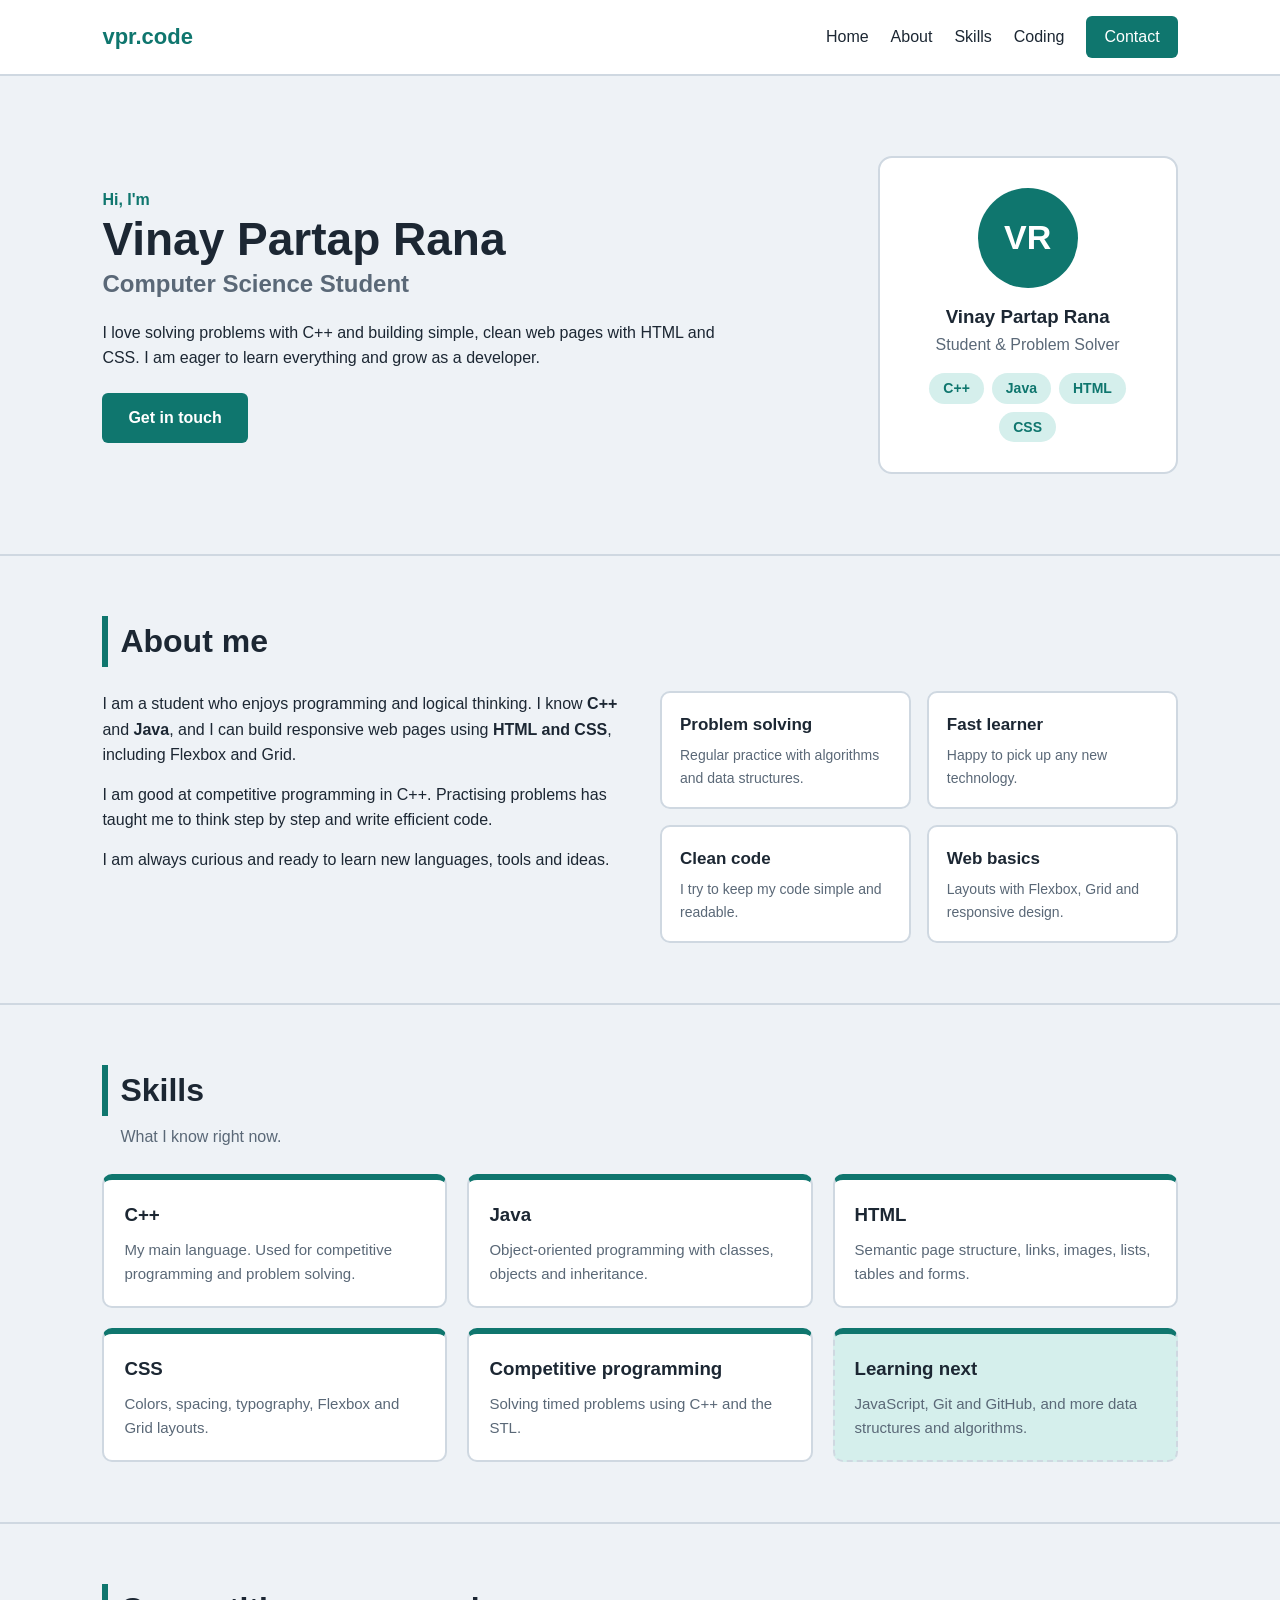
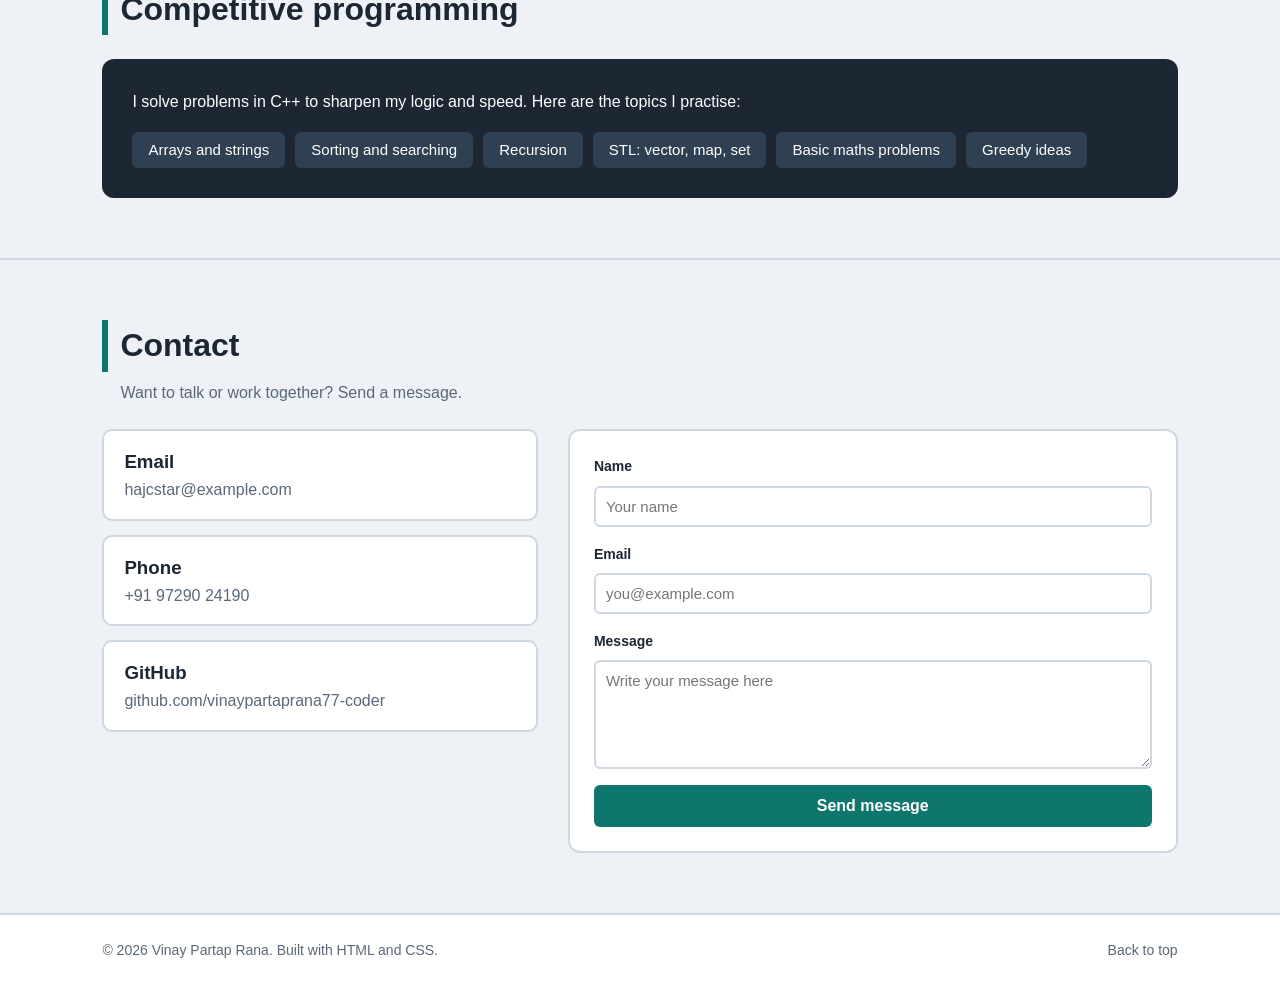
<file: index.html>
<!DOCTYPE html>
<html lang="en">
<head>
  <meta charset="UTF-8">
  <meta name="viewport" content="width=device-width, initial-scale=1.0">
  <title>Vinay Partap Rana | Student Developer</title>
  <link rel="stylesheet" href="style.css">
</head>
<body>

  <header class="navbar">
    <a class="logo" href="#home">vpr.code</a>
    <nav>
      <a href="#home">Home</a>
      <a href="#about">About</a>
      <a href="#skills">Skills</a>
      <a href="#cp">Coding</a>
      <a class="nav-btn" href="#contact">Contact</a>
    </nav>
  </header>

  <main>

    <!-- HOME -->
    <section id="home" class="hero">
      <div class="hero-text">
        <p class="hello">Hi, I'm</p>
        <h1>Vinay Partap Rana</h1>
        <h2>Computer Science Student</h2>
        <p>I love solving problems with C++ and building simple, clean web pages with HTML and CSS. I am eager to learn everything and grow as a developer.</p>
        <a class="btn" href="#contact">Get in touch</a>
      </div>

      <div class="hero-card">
        <div class="avatar">VR</div>
        <h3>Vinay Partap Rana</h3>
        <p>Student &amp; Problem Solver</p>
        <div class="tags">
          <span>C++</span>
          <span>Java</span>
          <span>HTML</span>
          <span>CSS</span>
        </div>
      </div>
    </section>

    <!-- ABOUT -->
    <section id="about" class="section">
      <h2 class="title">About me</h2>
      <div class="about-grid">
        <div class="about-text">
          <p>I am a student who enjoys programming and logical thinking. I know <strong>C++</strong> and <strong>Java</strong>, and I can build responsive web pages using <strong>HTML and CSS</strong>, including Flexbox and Grid.</p>
          <p>I am good at competitive programming in C++. Practising problems has taught me to think step by step and write efficient code.</p>
          <p>I am always curious and ready to learn new languages, tools and ideas.</p>
        </div>

        <div class="facts">
          <div class="fact">
            <h3>Problem solving</h3>
            <p>Regular practice with algorithms and data structures.</p>
          </div>
          <div class="fact">
            <h3>Fast learner</h3>
            <p>Happy to pick up any new technology.</p>
          </div>
          <div class="fact">
            <h3>Clean code</h3>
            <p>I try to keep my code simple and readable.</p>
          </div>
          <div class="fact">
            <h3>Web basics</h3>
            <p>Layouts with Flexbox, Grid and responsive design.</p>
          </div>
        </div>
      </div>
    </section>

    <!-- SKILLS -->
    <section id="skills" class="section">
      <h2 class="title">Skills</h2>
      <p class="subtitle">What I know right now.</p>

      <div class="skills-grid">
        <div class="skill">
          <h3>C++</h3>
          <p>My main language. Used for competitive programming and problem solving.</p>
        </div>
        <div class="skill">
          <h3>Java</h3>
          <p>Object-oriented programming with classes, objects and inheritance.</p>
        </div>
        <div class="skill">
          <h3>HTML</h3>
          <p>Semantic page structure, links, images, lists, tables and forms.</p>
        </div>
        <div class="skill">
          <h3>CSS</h3>
          <p>Colors, spacing, typography, Flexbox and Grid layouts.</p>
        </div>
        <div class="skill">
          <h3>Competitive programming</h3>
          <p>Solving timed problems using C++ and the STL.</p>
        </div>
        <div class="skill learning">
          <h3>Learning next</h3>
          <p>JavaScript, Git and GitHub, and more data structures and algorithms.</p>
        </div>
      </div>
    </section>

    <!-- COMPETITIVE PROGRAMMING -->
    <section id="cp" class="section">
      <h2 class="title">Competitive programming</h2>
      <div class="cp-box">
        <p>I solve problems in C++ to sharpen my logic and speed. Here are the topics I practise:</p>
        <ul>
          <li>Arrays and strings</li>
          <li>Sorting and searching</li>
          <li>Recursion</li>
          <li>STL: vector, map, set</li>
          <li>Basic maths problems</li>
          <li>Greedy ideas</li>
        </ul>
      </div>
    </section>

    <!-- CONTACT -->
    <section id="contact" class="section">
      <h2 class="title">Contact</h2>
      <p class="subtitle">Want to talk or work together? Send a message.</p>

      <div class="contact-grid">
        <div class="contact-info">
          <div class="info-card">
            <h3>Email</h3>
            <p>hajcstar@example.com</p>
          </div>
          <div class="info-card">
            <h3>Phone</h3>
            <p>+91 97290 24190</p>
          </div>
          <div class="info-card">
            <h3>GitHub</h3>
            <p>github.com/vinaypartaprana77-coder</p>
          </div>
        </div>

        <form class="form" action="#" method="post">
          <label for="name">Name</label>
          <input type="text" id="name" name="name" placeholder="Your name">

          <label for="email">Email</label>
          <input type="email" id="email" name="email" placeholder="you@example.com">

          <label for="message">Message</label>
          <textarea id="message" name="message" rows="5" placeholder="Write your message here"></textarea>

          <button type="submit">Send message</button>
        </form>
      </div>
    </section>

  </main>

  <footer class="footer">
    <p>&copy; 2026 Vinay Partap Rana. Built with HTML and CSS.</p>
    <a href="#home">Back to top</a>
  </footer>

</body>
</html>
</file>
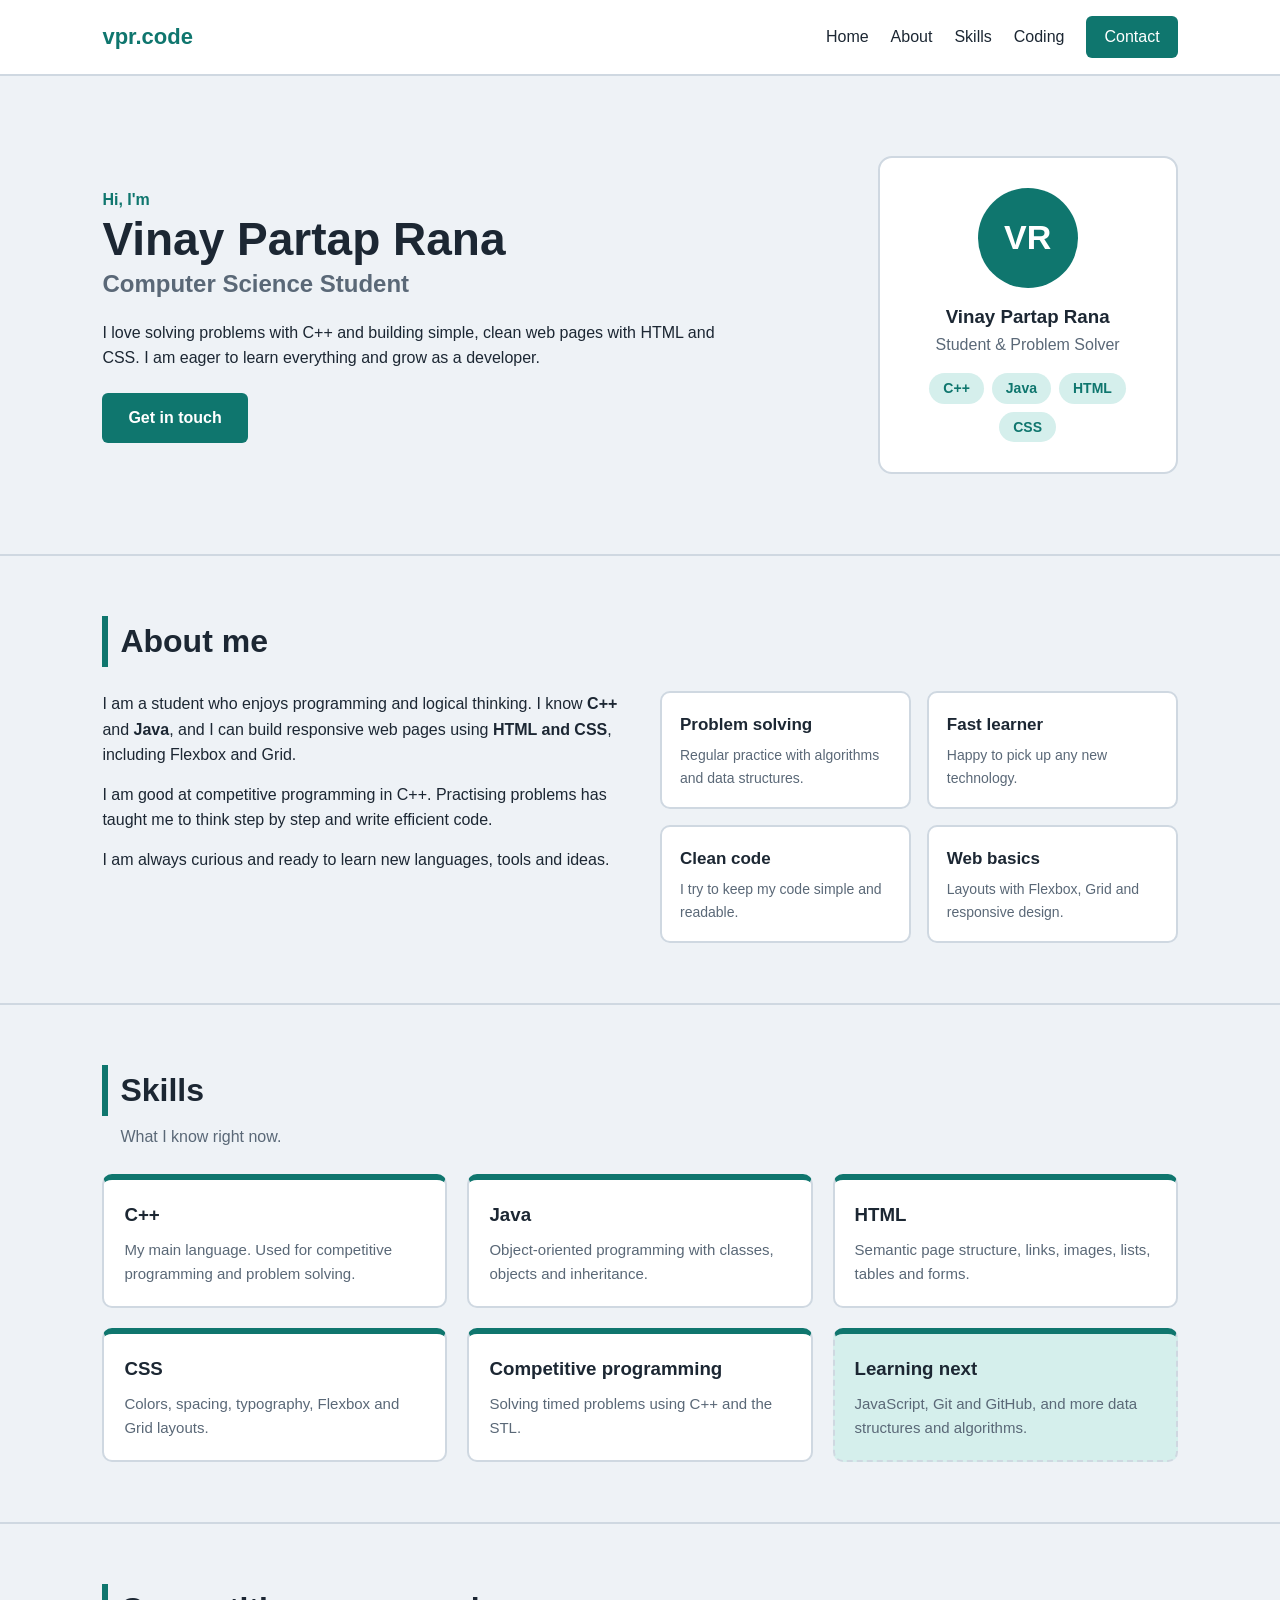
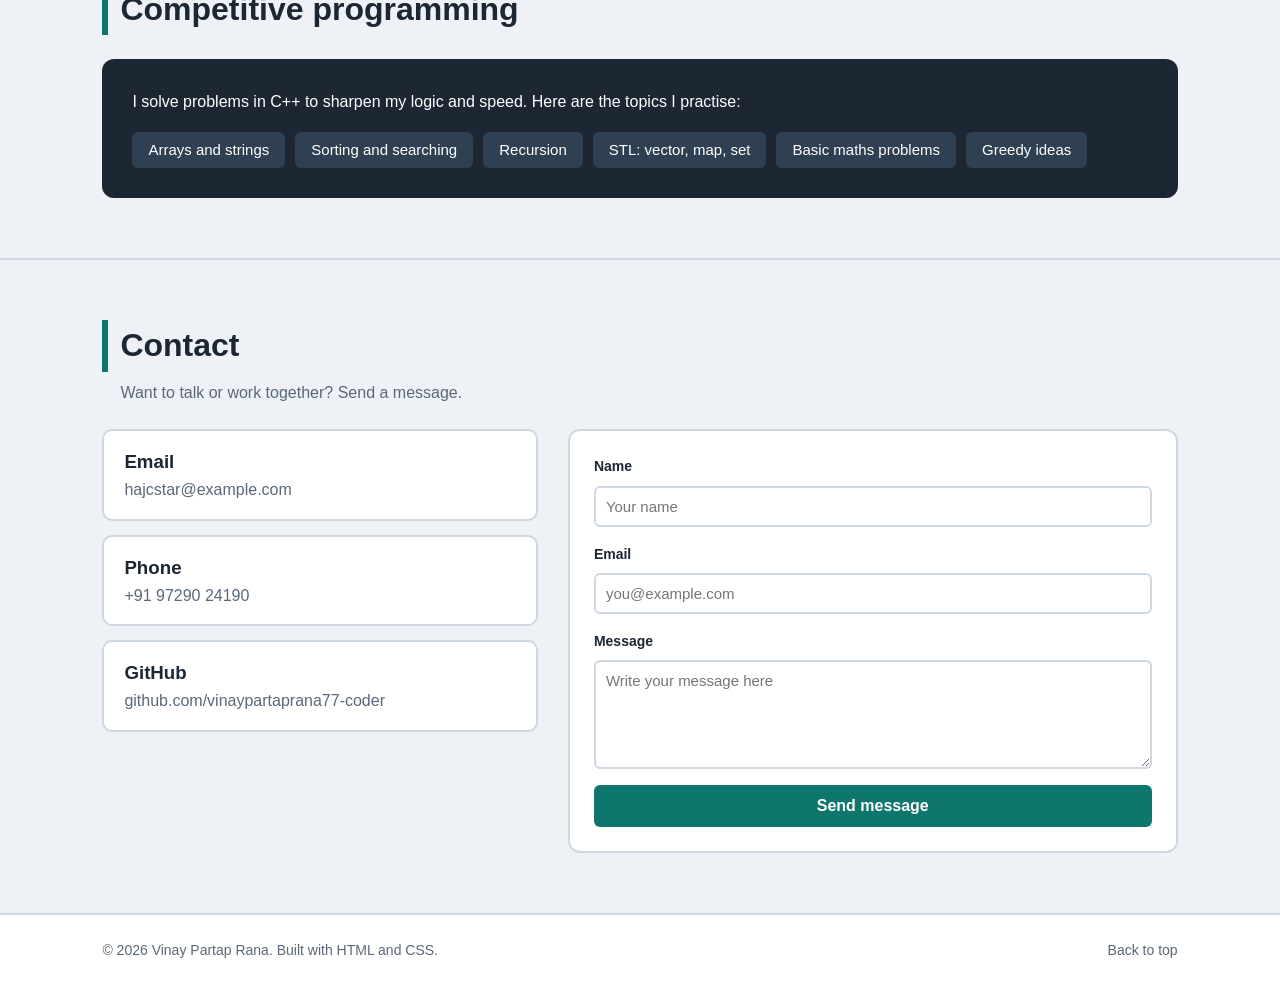
<file: web.html>
<!DOCTYPE html>
<html lang="en">
<head>
  <meta charset="UTF-8">
  <meta name="viewport" content="width=device-width, initial-scale=1.0">
  <title>Vinay Partap Rana | Student Developer</title>
  <link rel="stylesheet" href="main.css">
</head>
<body>

  <header class="navbar">
    <a class="logo" href="#home">vpr.code</a>
    <nav>
      <a href="#home">Home</a>
      <a href="#about">About</a>
      <a href="#skills">Skills</a>
      <a href="#cp">Coding</a>
      <a class="nav-btn" href="#contact">Contact</a>
    </nav>
  </header>

  <main>

    <!-- HOME -->
    <section id="home" class="hero">
      <div class="hero-text">
        <p class="hello">Hi, I'm</p>
        <h1>Vinay Partap Rana</h1>
        <h2>Computer Science Student</h2>
        <p>I love solving problems with C++ and building simple, clean web pages with HTML and CSS. I am eager to learn everything and grow as a developer.</p>
        <a class="btn" href="#contact">Get in touch</a>
      </div>

      <div class="hero-card">
        <div class="avatar">VR</div>
        <h3>Vinay Partap Rana</h3>
        <p>Student &amp; Problem Solver</p>
        <div class="tags">
          <span>C++</span>
          <span>Java</span>
          <span>HTML</span>
          <span>CSS</span>
        </div>
      </div>
    </section>

    <!-- ABOUT -->
    <section id="about" class="section">
      <h2 class="title">About me</h2>
      <div class="about-grid">
        <div class="about-text">
          <p>I am a student who enjoys programming and logical thinking. I know <strong>C++</strong> and <strong>Java</strong>, and I can build responsive web pages using <strong>HTML and CSS</strong>, including Flexbox and Grid.</p>
          <p>I am good at competitive programming in C++. Practising problems has taught me to think step by step and write efficient code.</p>
          <p>I am always curious and ready to learn new languages, tools and ideas.</p>
        </div>

        <div class="facts">
          <div class="fact">
            <h3>Problem solving</h3>
            <p>Regular practice with algorithms and data structures.</p>
          </div>
          <div class="fact">
            <h3>Fast learner</h3>
            <p>Happy to pick up any new technology.</p>
          </div>
          <div class="fact">
            <h3>Clean code</h3>
            <p>I try to keep my code simple and readable.</p>
          </div>
          <div class="fact">
            <h3>Web basics</h3>
            <p>Layouts with Flexbox, Grid and responsive design.</p>
          </div>
        </div>
      </div>
    </section>

    <!-- SKILLS -->
    <section id="skills" class="section">
      <h2 class="title">Skills</h2>
      <p class="subtitle">What I know right now.</p>

      <div class="skills-grid">
        <div class="skill">
          <h3>C++</h3>
          <p>My main language. Used for competitive programming and problem solving.</p>
        </div>
        <div class="skill">
          <h3>Java</h3>
          <p>Object-oriented programming with classes, objects and inheritance.</p>
        </div>
        <div class="skill">
          <h3>HTML</h3>
          <p>Semantic page structure, links, images, lists, tables and forms.</p>
        </div>
        <div class="skill">
          <h3>CSS</h3>
          <p>Colors, spacing, typography, Flexbox and Grid layouts.</p>
        </div>
        <div class="skill">
          <h3>Competitive programming</h3>
          <p>Solving timed problems using C++ and the STL.</p>
        </div>
        <div class="skill learning">
          <h3>Learning next</h3>
          <p>JavaScript, Git and GitHub, and more data structures and algorithms.</p>
        </div>
      </div>
    </section>

    <!-- COMPETITIVE PROGRAMMING -->
    <section id="cp" class="section">
      <h2 class="title">Competitive programming</h2>
      <div class="cp-box">
        <p>I solve problems in C++ to sharpen my logic and speed. Here are the topics I practise:</p>
        <ul>
          <li>Arrays and strings</li>
          <li>Sorting and searching</li>
          <li>Recursion</li>
          <li>STL: vector, map, set</li>
          <li>Basic maths problems</li>
          <li>Greedy ideas</li>
        </ul>
      </div>
    </section>

    <!-- CONTACT -->
    <section id="contact" class="section">
      <h2 class="title">Contact</h2>
      <p class="subtitle">Want to talk or work together? Send a message.</p>

      <div class="contact-grid">
        <div class="contact-info">
          <div class="info-card">
            <h3>Email</h3>
            <p>hajcstar@example.com</p>
          </div>
          <div class="info-card">
            <h3>Phone</h3>
            <p>+91 97290 24190</p>
          </div>
          <div class="info-card">
            <h3>GitHub</h3>
            <p>github.com/vinaypartaprana77-coder</p>
          </div>
        </div>

        <form class="form" action="#" method="post">
          <label for="name">Name</label>
          <input type="text" id="name" name="name" placeholder="Your name">

          <label for="email">Email</label>
          <input type="email" id="email" name="email" placeholder="you@example.com">

          <label for="message">Message</label>
          <textarea id="message" name="message" rows="5" placeholder="Write your message here"></textarea>

          <button type="submit">Send message</button>
        </form>
      </div>
    </section>

  </main>

  <footer class="footer">
    <p>&copy; 2026 Vinay Partap Rana. Built with HTML and CSS.</p>
    <a href="#home">Back to top</a>
  </footer>

</body>
</html>
</file>
<file: style.css>
/* ---------- Colors used in this file ----------
   Page background : #eef2f6  (light grey-blue)
   White boxes     : #ffffff
   Main text       : #1c2733  (dark navy)
   Grey text       : #5a6877
   Main colour     : #0f766e  (teal - buttons, headings bar, logo)
   Light teal      : #d5efec  (tags, highlight box)
   Border lines    : #cfd8e1
   To change a colour, use Find & Replace (Ctrl+H) on the hex code.
--------------------------------------------- */

/* ---------- Basic reset ---------- */
* {
  margin: 0;
  padding: 0;
  box-sizing: border-box;
}

html {
  scroll-behavior: auto;
}

body {
  font-family: Arial, Helvetica, sans-serif;
  background: #eef2f6;
  color: #1c2733;
  line-height: 1.6;
}

a {
  color: inherit;
  text-decoration: none;
}

/* ---------- Navbar (Flexbox) ---------- */
.navbar {
  display: flex;
  justify-content: space-between;
  align-items: center;
  flex-wrap: wrap;
  gap: 12px;
  padding: 16px 8%;
  background: #ffffff;
  border-bottom: 2px solid #cfd8e1;
  position: sticky;
  top: 0;
}

.logo {
  font-size: 22px;
  font-weight: bold;
  color: #0f766e;
}

.navbar nav {
  display: flex;
  align-items: center;
  gap: 22px;
}

.nav-btn {
  background: #0f766e;
  color: #fff;
  padding: 8px 18px;
  border-radius: 6px;
}

/* ---------- Hero (Flexbox) ---------- */
.hero {
  display: flex;
  align-items: center;
  justify-content: space-between;
  flex-wrap: wrap;
  gap: 40px;
  padding: 80px 8%;
}

.hero-text {
  flex: 1 1 380px;
  max-width: 620px;
}

.hello {
  color: #0f766e;
  font-weight: bold;
}

.hero-text h1 {
  font-size: 46px;
  line-height: 1.15;
}

.hero-text h2 {
  font-size: 24px;
  color: #5a6877;
  margin-bottom: 16px;
}

.btn {
  display: inline-block;
  margin-top: 22px;
  background: #0f766e;
  color: #fff;
  padding: 12px 26px;
  border-radius: 6px;
  font-weight: bold;
}

.hero-card {
  flex: 0 1 300px;
  background: #ffffff;
  border: 2px solid #cfd8e1;
  border-radius: 14px;
  padding: 30px;
  text-align: center;
}

.avatar {
  width: 100px;
  height: 100px;
  margin: 0 auto 14px;
  border-radius: 50%;
  background: #0f766e;
  color: #fff;
  font-size: 34px;
  font-weight: bold;
  display: flex;
  justify-content: center;
  align-items: center;
}

.hero-card p {
  color: #5a6877;
}

.tags {
  display: flex;
  justify-content: center;
  flex-wrap: wrap;
  gap: 8px;
  margin-top: 16px;
}

.tags span {
  background: #d5efec;
  color: #0f766e;
  padding: 4px 14px;
  border-radius: 20px;
  font-size: 14px;
  font-weight: bold;
}

/* ---------- Sections ---------- */
.section {
  padding: 60px 8%;
  border-top: 2px solid #cfd8e1;
}

.title {
  font-size: 32px;
  margin-bottom: 8px;
  padding-left: 12px;
  border-left: 6px solid #0f766e;
}

.subtitle {
  color: #5a6877;
  margin: 0 0 24px 18px;
}

/* ---------- About (Grid) ---------- */
.about-grid {
  display: grid;
  grid-template-columns: 1fr 1fr;
  gap: 40px;
  margin-top: 24px;
}

.about-text p {
  margin-bottom: 14px;
  max-width: 60ch;
}

.facts {
  display: grid;
  grid-template-columns: 1fr 1fr;
  gap: 16px;
}

.fact {
  background: #ffffff;
  border: 2px solid #cfd8e1;
  border-radius: 10px;
  padding: 18px;
}

.fact h3 {
  font-size: 17px;
  margin-bottom: 6px;
}

.fact p {
  color: #5a6877;
  font-size: 14px;
}

/* ---------- Skills (Grid) ---------- */
.skills-grid {
  display: grid;
  grid-template-columns: repeat(3, 1fr);
  gap: 20px;
  margin-top: 24px;
}

.skill {
  background: #ffffff;
  border: 2px solid #cfd8e1;
  border-top: 6px solid #0f766e;
  border-radius: 10px;
  padding: 20px;
}

.skill h3 {
  margin-bottom: 8px;
}

.skill p {
  color: #5a6877;
  font-size: 15px;
}

.skill.learning {
  background: #d5efec;
  border-style: dashed;
  border-top-style: solid;
}

/* ---------- Competitive programming ---------- */
.cp-box {
  margin-top: 24px;
  background: #1c2733;
  color: #fff;
  border-radius: 12px;
  padding: 30px;
}

.cp-box ul {
  list-style: none;
  display: flex;
  flex-wrap: wrap;
  gap: 10px;
  margin-top: 18px;
}

.cp-box li {
  background: #2f4052;
  padding: 6px 16px;
  border-radius: 6px;
  font-size: 15px;
}

/* ---------- Contact (Grid) ---------- */
.contact-grid {
  display: grid;
  grid-template-columns: 1fr 1.4fr;
  gap: 30px;
}

.contact-info {
  display: flex;
  flex-direction: column;
  gap: 14px;
}

.info-card {
  background: #ffffff;
  border: 2px solid #cfd8e1;
  border-radius: 10px;
  padding: 16px 20px;
}

.info-card p {
  color: #5a6877;
}

.form {
  background: #ffffff;
  border: 2px solid #cfd8e1;
  border-radius: 12px;
  padding: 24px;
  display: flex;
  flex-direction: column;
  gap: 8px;
}

.form label {
  font-weight: bold;
  font-size: 14px;
}

.form input,
.form textarea {
  padding: 10px;
  border: 2px solid #cfd8e1;
  border-radius: 6px;
  font-size: 15px;
  font-family: inherit;
  margin-bottom: 8px;
}

.form input:focus,
.form textarea:focus {
  outline: 2px solid #0f766e;
}

.form button {
  background: #0f766e;
  color: #fff;
  border: none;
  padding: 12px;
  border-radius: 6px;
  font-size: 16px;
  font-weight: bold;
  cursor: pointer;
}

/* ---------- Footer ---------- */
.footer {
  display: flex;
  justify-content: space-between;
  flex-wrap: wrap;
  gap: 10px;
  padding: 24px 8%;
  background: #ffffff;
  border-top: 2px solid #cfd8e1;
  color: #5a6877;
  font-size: 14px;
}

/* ---------- Responsive ---------- */
@media (max-width: 800px) {
  .about-grid,
  .contact-grid {
    grid-template-columns: 1fr;
  }

  .skills-grid {
    grid-template-columns: 1fr 1fr;
  }

  .hero-text h1 {
    font-size: 36px;
  }
}

@media (max-width: 520px) {
  .skills-grid,
  .facts {
    grid-template-columns: 1fr;
  }

  .navbar nav {
    gap: 12px;
    font-size: 14px;
  }
}
</file>
<file: main.css>
/* ---------- Colors used in this file ----------
   Page background : #eef2f6  (light grey-blue)
   White boxes     : #ffffff
   Main text       : #1c2733  (dark navy)
   Grey text       : #5a6877
   Main colour     : #0f766e  (teal - buttons, headings bar, logo)
   Light teal      : #d5efec  (tags, highlight box)
   Border lines    : #cfd8e1
   To change a colour, use Find & Replace (Ctrl+H) on the hex code.
--------------------------------------------- */

/* ---------- Basic reset ---------- */
* {
  margin: 0;
  padding: 0;
  box-sizing: border-box;
}

html {
  scroll-behavior: auto;
}

body {
  font-family: Arial, Helvetica, sans-serif;
  background: #eef2f6;
  color: #1c2733;
  line-height: 1.6;
}

a {
  color: inherit;
  text-decoration: none;
}

/* ---------- Navbar (Flexbox) ---------- */
.navbar {
  display: flex;
  justify-content: space-between;
  align-items: center;
  flex-wrap: wrap;
  gap: 12px;
  padding: 16px 8%;
  background: #ffffff;
  border-bottom: 2px solid #cfd8e1;
  position: sticky;
  top: 0;
}

.logo {
  font-size: 22px;
  font-weight: bold;
  color: #0f766e;
}

.navbar nav {
  display: flex;
  align-items: center;
  gap: 22px;
}

.nav-btn {
  background: #0f766e;
  color: #fff;
  padding: 8px 18px;
  border-radius: 6px;
}

/* ---------- Hero (Flexbox) ---------- */
.hero {
  display: flex;
  align-items: center;
  justify-content: space-between;
  flex-wrap: wrap;
  gap: 40px;
  padding: 80px 8%;
}

.hero-text {
  flex: 1 1 380px;
  max-width: 620px;
}

.hello {
  color: #0f766e;
  font-weight: bold;
}

.hero-text h1 {
  font-size: 46px;
  line-height: 1.15;
}

.hero-text h2 {
  font-size: 24px;
  color: #5a6877;
  margin-bottom: 16px;
}

.btn {
  display: inline-block;
  margin-top: 22px;
  background: #0f766e;
  color: #fff;
  padding: 12px 26px;
  border-radius: 6px;
  font-weight: bold;
}

.hero-card {
  flex: 0 1 300px;
  background: #ffffff;
  border: 2px solid #cfd8e1;
  border-radius: 14px;
  padding: 30px;
  text-align: center;
}

.avatar {
  width: 100px;
  height: 100px;
  margin: 0 auto 14px;
  border-radius: 50%;
  background: #0f766e;
  color: #fff;
  font-size: 34px;
  font-weight: bold;
  display: flex;
  justify-content: center;
  align-items: center;
}

.hero-card p {
  color: #5a6877;
}

.tags {
  display: flex;
  justify-content: center;
  flex-wrap: wrap;
  gap: 8px;
  margin-top: 16px;
}

.tags span {
  background: #d5efec;
  color: #0f766e;
  padding: 4px 14px;
  border-radius: 20px;
  font-size: 14px;
  font-weight: bold;
}

/* ---------- Sections ---------- */
.section {
  padding: 60px 8%;
  border-top: 2px solid #cfd8e1;
}

.title {
  font-size: 32px;
  margin-bottom: 8px;
  padding-left: 12px;
  border-left: 6px solid #0f766e;
}

.subtitle {
  color: #5a6877;
  margin: 0 0 24px 18px;
}

/* ---------- About (Grid) ---------- */
.about-grid {
  display: grid;
  grid-template-columns: 1fr 1fr;
  gap: 40px;
  margin-top: 24px;
}

.about-text p {
  margin-bottom: 14px;
  max-width: 60ch;
}

.facts {
  display: grid;
  grid-template-columns: 1fr 1fr;
  gap: 16px;
}

.fact {
  background: #ffffff;
  border: 2px solid #cfd8e1;
  border-radius: 10px;
  padding: 18px;
}

.fact h3 {
  font-size: 17px;
  margin-bottom: 6px;
}

.fact p {
  color: #5a6877;
  font-size: 14px;
}

/* ---------- Skills (Grid) ---------- */
.skills-grid {
  display: grid;
  grid-template-columns: repeat(3, 1fr);
  gap: 20px;
  margin-top: 24px;
}

.skill {
  background: #ffffff;
  border: 2px solid #cfd8e1;
  border-top: 6px solid #0f766e;
  border-radius: 10px;
  padding: 20px;
}

.skill h3 {
  margin-bottom: 8px;
}

.skill p {
  color: #5a6877;
  font-size: 15px;
}

.skill.learning {
  background: #d5efec;
  border-style: dashed;
  border-top-style: solid;
}

/* ---------- Competitive programming ---------- */
.cp-box {
  margin-top: 24px;
  background: #1c2733;
  color: #fff;
  border-radius: 12px;
  padding: 30px;
}

.cp-box ul {
  list-style: none;
  display: flex;
  flex-wrap: wrap;
  gap: 10px;
  margin-top: 18px;
}

.cp-box li {
  background: #2f4052;
  padding: 6px 16px;
  border-radius: 6px;
  font-size: 15px;
}

/* ---------- Contact (Grid) ---------- */
.contact-grid {
  display: grid;
  grid-template-columns: 1fr 1.4fr;
  gap: 30px;
}

.contact-info {
  display: flex;
  flex-direction: column;
  gap: 14px;
}

.info-card {
  background: #ffffff;
  border: 2px solid #cfd8e1;
  border-radius: 10px;
  padding: 16px 20px;
}

.info-card p {
  color: #5a6877;
}

.form {
  background: #ffffff;
  border: 2px solid #cfd8e1;
  border-radius: 12px;
  padding: 24px;
  display: flex;
  flex-direction: column;
  gap: 8px;
}

.form label {
  font-weight: bold;
  font-size: 14px;
}

.form input,
.form textarea {
  padding: 10px;
  border: 2px solid #cfd8e1;
  border-radius: 6px;
  font-size: 15px;
  font-family: inherit;
  margin-bottom: 8px;
}

.form input:focus,
.form textarea:focus {
  outline: 2px solid #0f766e;
}

.form button {
  background: #0f766e;
  color: #fff;
  border: none;
  padding: 12px;
  border-radius: 6px;
  font-size: 16px;
  font-weight: bold;
  cursor: pointer;
}

/* ---------- Footer ---------- */
.footer {
  display: flex;
  justify-content: space-between;
  flex-wrap: wrap;
  gap: 10px;
  padding: 24px 8%;
  background: #ffffff;
  border-top: 2px solid #cfd8e1;
  color: #5a6877;
  font-size: 14px;
}

/* ---------- Responsive ---------- */
@media (max-width: 800px) {
  .about-grid,
  .contact-grid {
    grid-template-columns: 1fr;
  }

  .skills-grid {
    grid-template-columns: 1fr 1fr;
  }

  .hero-text h1 {
    font-size: 36px;
  }
}

@media (max-width: 520px) {
  .skills-grid,
  .facts {
    grid-template-columns: 1fr;
  }

  .navbar nav {
    gap: 12px;
    font-size: 14px;
  }
}
</file>
